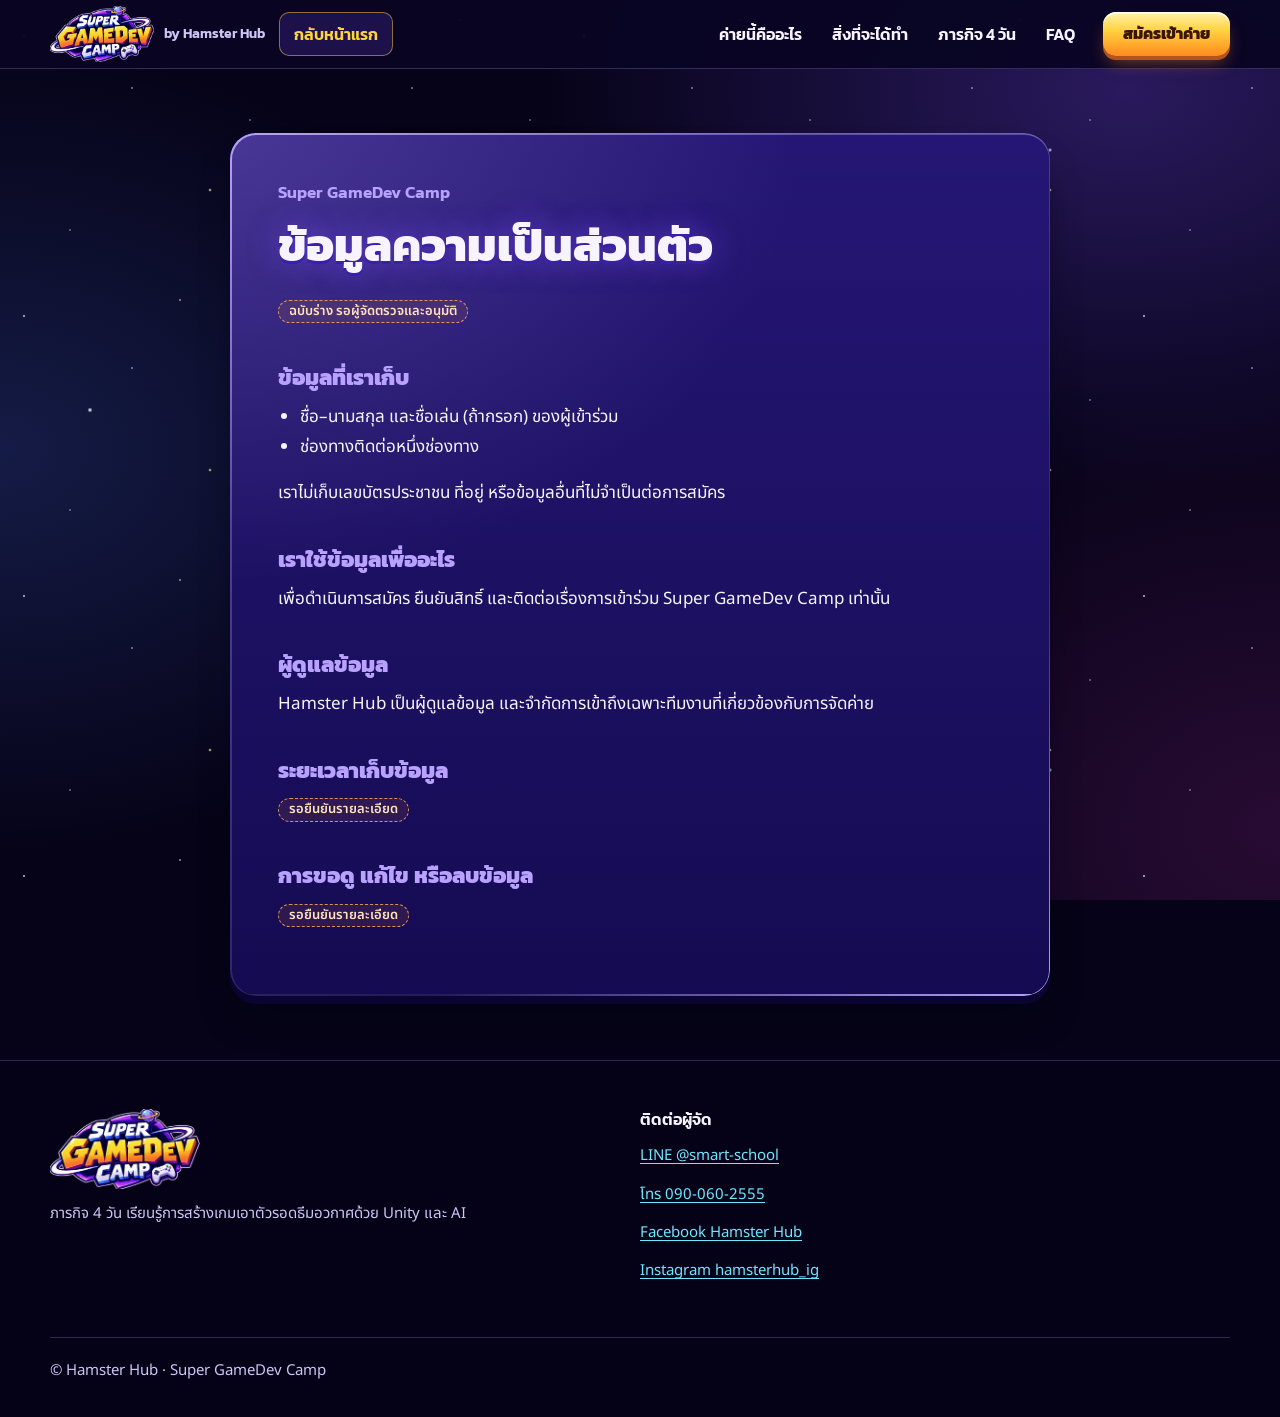
<file: superdev/privacy/index.html>
<!doctype html>
<html lang="th">
<head>
<meta charset="utf-8">
<meta name="viewport" content="width=device-width, initial-scale=1, viewport-fit=cover">
<title>ข้อมูลความเป็นส่วนตัว | Super GameDev Camp</title>
<meta name="description" content="ข้อมูลที่ Super GameDev Camp เก็บจากแบบฟอร์มสมัครและวิธีใช้งาน">
<!-- ชุดไฟล์นี้ถูกฝังผ่านหน้า /superdev ของเว็บหลัก ซึ่งมี metadata ของตัวเอง จึงไม่ให้ index ไฟล์นี้ซ้ำ -->
<meta name="robots" content="noindex">
<meta name="theme-color" content="#0c0630">
<link rel="preconnect" href="https://fonts.googleapis.com"><link rel="preconnect" href="https://fonts.gstatic.com" crossorigin>
<link rel="stylesheet" href="https://fonts.googleapis.com/css2?family=Kanit:ital,wght@0,600;0,800;1,800&family=Noto+Sans+Thai:wght@400;600&family=Pixelify+Sans:wght@600;700&display=swap">
<link rel="stylesheet" href="../assets/styles.css">
<script type="module" src="../assets/privacy.js"></script>
</head>
<body>
<noscript><p style="padding:24px;color:#f7f4ff;background:#060318;font-family:sans-serif">Super GameDev Camp by Hamster Hub — กรุณาเปิดใช้งาน JavaScript เพื่อดูรายละเอียดค่ายและสมัคร</p></noscript>
</body>
</html>
</file>
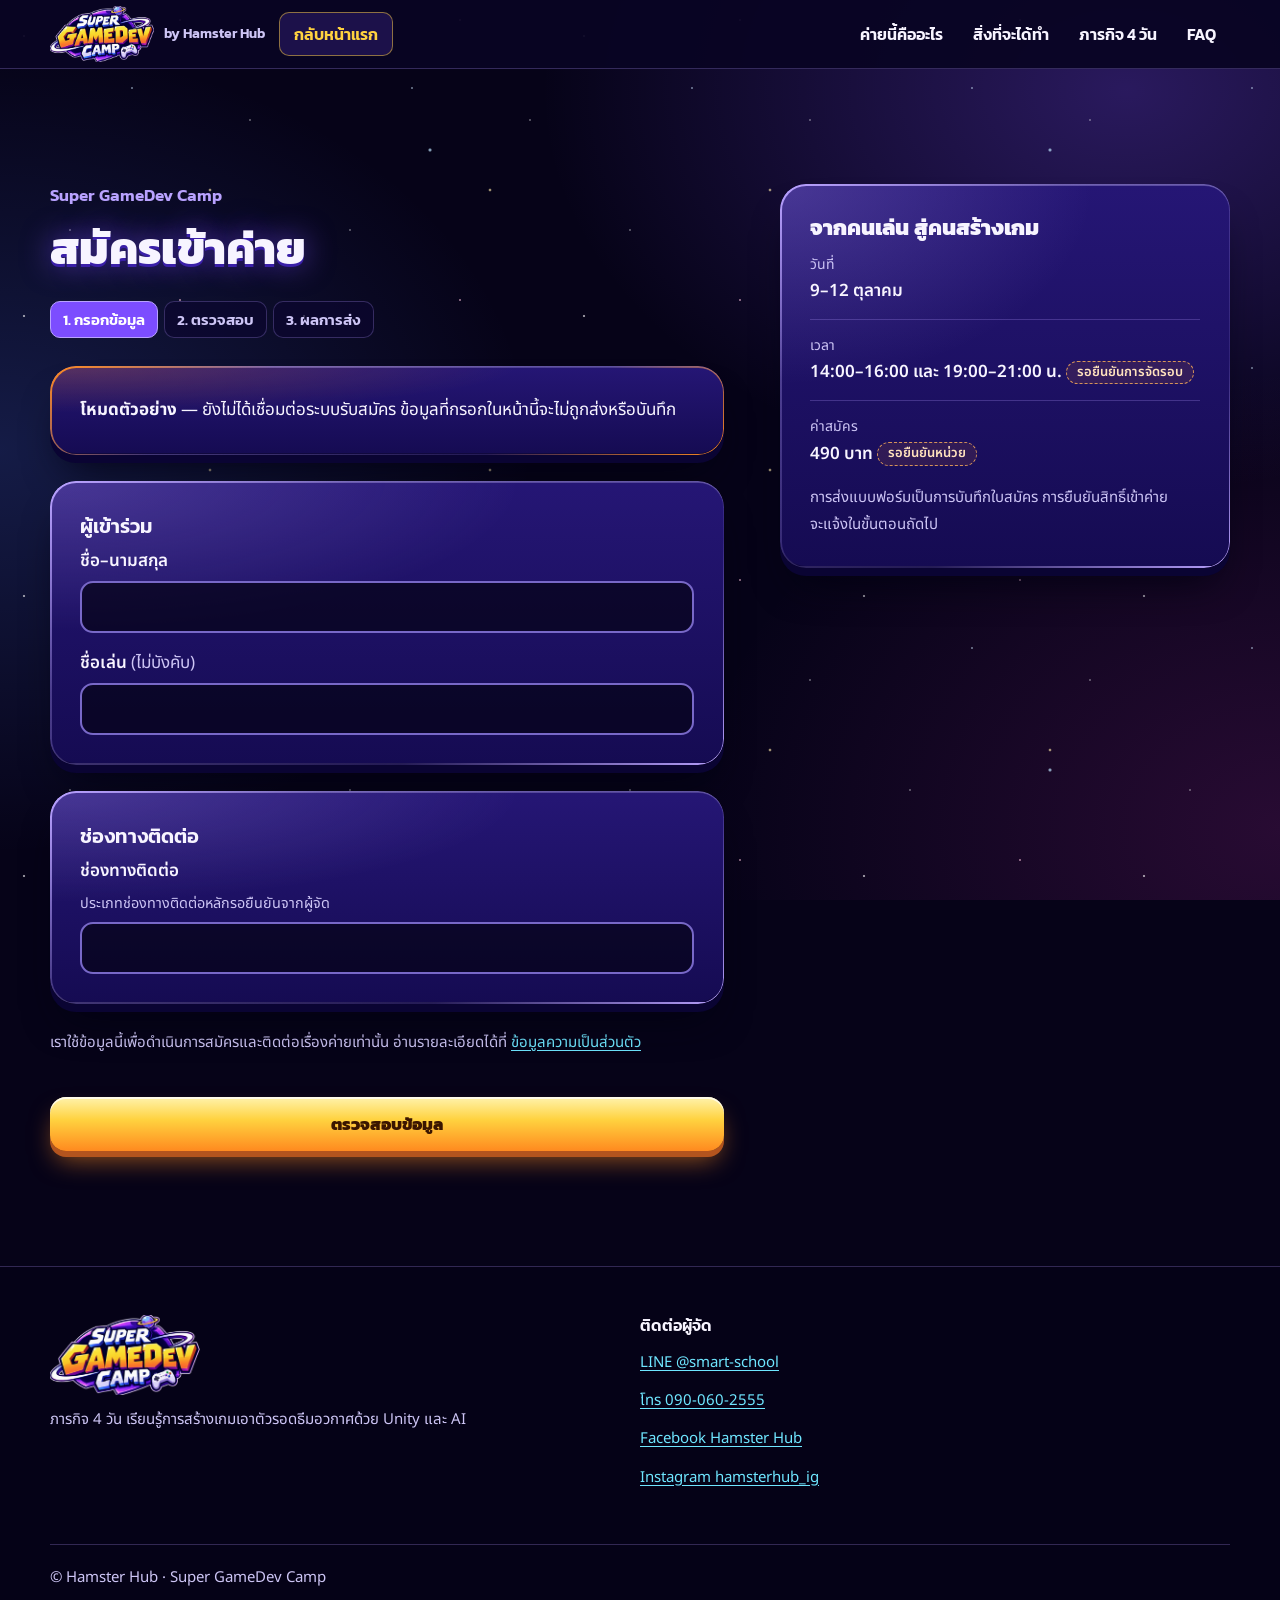
<file: superdev/register/index.html>
<!doctype html>
<html lang="th">
<head>
<meta charset="utf-8">
<meta name="viewport" content="width=device-width, initial-scale=1, viewport-fit=cover">
<title>สมัครเข้าค่าย | Super GameDev Camp</title>
<meta name="description" content="แบบฟอร์มสมัคร Super GameDev Camp ค่ายสร้างเกมธีมอวกาศด้วย Unity และ AI โดย Hamster Hub">
<!-- ชุดไฟล์นี้ถูกฝังผ่านหน้า /superdev ของเว็บหลัก ซึ่งมี metadata ของตัวเอง จึงไม่ให้ index ไฟล์นี้ซ้ำ -->
<meta name="robots" content="noindex">
<meta name="theme-color" content="#0c0630">
<link rel="preconnect" href="https://fonts.googleapis.com"><link rel="preconnect" href="https://fonts.gstatic.com" crossorigin>
<link rel="stylesheet" href="https://fonts.googleapis.com/css2?family=Kanit:ital,wght@0,600;0,800;1,800&family=Noto+Sans+Thai:wght@400;600&family=Pixelify+Sans:wght@600;700&display=swap">
<link rel="stylesheet" href="../assets/styles.css">
<script type="module" src="../assets/register.js"></script>
</head>
<body>
<noscript><p style="padding:24px;color:#f7f4ff;background:#060318;font-family:sans-serif">Super GameDev Camp by Hamster Hub — กรุณาเปิดใช้งาน JavaScript เพื่อดูรายละเอียดค่ายและสมัคร</p></noscript>
</body>
</html>
</file>
<file: superdev/assets/styles.css>
/* Super GameDev Camp — ธีมอวกาศ/เกม อิงสีจากภาพหลักและโลโก้ของค่าย
   1 ตัวแปร  2 พื้นฐาน  3 ปุ่ม การ์ด และชิ้นส่วนร่วม  4 header  5 ฉากบนสุด  6 แต่ละ section
   7 footer  8 หน้าสมัคร  9 แอนิเมชัน  10 ลดการเคลื่อนไหว
   หลักด้านประสิทธิภาพ: พื้นหลังเป็นภาพนิ่ง, แอนิเมชันใช้ transform/opacity เท่านั้น,
   ไม่มี backdrop-filter / blend mode, และส่วนที่อยู่นอกจอถูกหยุด (.is-off) */

/* ── 1 ตัวแปร ───────────────────────────────────────────── */
:root {
  --void: #060318;
  --space: #0c0630;
  --slab: #0a0433;
  --line: rgba(176, 152, 255, 0.26);
  --text: #f7f4ff;
  --muted: #cdc5f5;
  --violet: #7c4dff;
  --violet-hi: #b9a2ff;
  --blue: #4f7dff;
  --cyan: #6fe6ff;
  --gold: #ffd23f;
  --orange: #ff8a1f;
  --pink: #ff8fb8;
  --danger: #ffa8a8;
  --ink: #3a1500;
  --grad-gold: linear-gradient(180deg, #fff3ad 0%, #ffd23f 42%, #ff8a1f 100%);
  --radius: 26px;
  --header-h: 68px;
  --ease: cubic-bezier(0.2, 0.7, 0.2, 1);
  --font: 'Noto Sans Thai', system-ui, -apple-system, 'Segoe UI', sans-serif;
  --display: 'Kanit', 'Noto Sans Thai', system-ui, sans-serif;
  --pixel: 'Pixelify Sans', 'Kanit', monospace;
}

/* ── 2 พื้นฐาน ──────────────────────────────────────────── */
*, *::before, *::after { box-sizing: border-box; }
html { scroll-behavior: smooth; -webkit-text-size-adjust: 100%; background: var(--void); }
body { margin: 0; color: var(--text); font: 400 1.0625rem/1.75 var(--font); overflow-x: hidden; }
/* พื้นหลังอวกาศแบบภาพนิ่ง (วาดครั้งเดียว ไม่มีการคำนวณต่อเฟรม) */
body::before {
  content: '';
  position: fixed;
  inset: 0;
  z-index: -1;
  pointer-events: none;
  background:
    radial-gradient(1.6px 1.6px at 24px 36px, #fff, transparent),
    radial-gradient(1.2px 1.2px at 132px 88px, #cfe9ff, transparent),
    radial-gradient(1.8px 1.8px at 210px 190px, #ffe9a8, transparent),
    radial-gradient(1px 1px at 70px 230px, #fff, transparent),
    radial-gradient(1.4px 1.4px at 180px 20px, #ffc4dd, transparent),
    radial-gradient(1px 1px at 250px 120px, #fff, transparent),
    radial-gradient(2.6px 2.6px at 90px 410px, #fff, transparent),
    radial-gradient(2.2px 2.2px at 430px 150px, #bfe6ff, transparent),
    radial-gradient(3px 3px at 300px 520px, #ffe9a8, transparent),
    radial-gradient(900px 620px at 88% 10%, rgba(124, 77, 255, 0.3), transparent 65%),
    radial-gradient(820px 620px at 0% 50%, rgba(79, 125, 255, 0.2), transparent 65%),
    radial-gradient(900px 700px at 100% 92%, rgba(176, 42, 158, 0.2), transparent 65%),
    var(--void);
  background-size: 280px 280px, 280px 280px, 280px 280px, 280px 280px, 280px 280px, 280px 280px, 620px 620px, 620px 620px, 620px 620px, auto, auto, auto, auto;
}
.page { position: relative; z-index: 1; overflow-x: clip; }

img, svg, canvas { max-width: 100%; display: block; }
img { height: auto; }
a { color: var(--cyan); text-underline-offset: 3px; }
a:hover { color: #fff; }
h1, h2, h3 { font-family: var(--display); line-height: 1.28; margin: 0 0 0.5em; }
h2 { font-weight: 800; font-size: clamp(1.75rem, 4vw, 2.75rem); text-shadow: 0 3px 0 #3a1fa8, 0 0 30px rgba(124, 77, 255, 0.65); }
h3 { font-weight: 600; font-size: 1.3rem; }
p { margin: 0 0 1em; }
ul, ol { margin: 0 0 1em; padding-left: 1.3em; }
figure { margin: 0; }
figcaption { margin-top: 14px; font-size: 0.875rem; color: var(--muted); }
[id] { scroll-margin-top: calc(var(--header-h) + 20px); }
[hidden] { display: none !important; }
:focus-visible { outline: 3px solid var(--cyan); outline-offset: 3px; border-radius: 8px; }
main:focus, section:focus, .error-summary:focus { outline: none; }

.wrap { width: min(1180px, 100% - 40px); margin-inline: auto; }
.narrow { max-width: 820px; }
.muted { color: var(--muted); }
.nowrap { white-space: nowrap; }
.plain { list-style: none; padding: 0; }
.sr-only { position: absolute; width: 1px; height: 1px; overflow: hidden; clip-path: inset(50%); white-space: nowrap; }
.skip { position: absolute; left: 12px; top: -80px; z-index: 100; background: var(--gold); color: var(--ink); padding: 10px 16px; border-radius: 10px; font-weight: 700; }
.skip:focus { top: 12px; }

/* โลโก้: ไฟล์จริงมีขอบโปร่งใสซ้ายขวา (ตัวโลโก้อยู่ที่ x 355–1604 จาก 2000px) จึงครอบด้วยกรอบ */
.logo-crop { display: block; width: var(--w, 120px); aspect-ratio: 1250 / 667; overflow: hidden; flex: none; }
.logo-crop img { width: 160%; max-width: none; margin-left: -28.4%; }

/* ── 3 ปุ่ม การ์ด และชิ้นส่วนร่วม ────────────────────────── */
.btn {
  position: relative; display: inline-flex; align-items: center; justify-content: center;
  min-height: 54px; padding: 10px 28px; border: 0; border-radius: 16px; overflow: hidden;
  font: 800 1.0625rem/1.2 var(--display); text-decoration: none; text-align: center; cursor: pointer;
  transition: transform 0.12s, box-shadow 0.12s, filter 0.2s; -webkit-tap-highlight-color: transparent;
}
.btn span { position: relative; z-index: 1; }
.btn-lg { min-height: 60px; padding: 12px 34px; font-size: 1.15rem; }
.btn-sm { min-height: 44px; padding: 6px 20px; font-size: 1rem; border-radius: 13px; }
.btn-primary { color: var(--ink); background: var(--grad-gold); box-shadow: 0 6px 0 #b3541e, 0 14px 26px -6px rgba(255, 138, 31, 0.6), inset 0 2px 0 rgba(255, 255, 255, 0.75); }
.btn-primary:hover { color: var(--ink); transform: translateY(-2px); filter: brightness(1.07); box-shadow: 0 8px 0 #b3541e, 0 20px 32px -6px rgba(255, 138, 31, 0.7), inset 0 2px 0 rgba(255, 255, 255, 0.75); }
.btn-primary:active { transform: translateY(4px); box-shadow: 0 2px 0 #b3541e, inset 0 2px 0 rgba(255, 255, 255, 0.75); }
.btn-primary::after {
  content: ''; position: absolute; top: 0; bottom: 0; left: 0; width: 42%;
  background: linear-gradient(100deg, transparent, rgba(255, 255, 255, 0.7), transparent);
  transform: translateX(-160%) skewX(-20deg); animation: shine 5s ease-in-out infinite;
}
.btn-sm.btn-primary { box-shadow: 0 4px 0 #b3541e, 0 10px 18px -6px rgba(255, 138, 31, 0.55), inset 0 2px 0 rgba(255, 255, 255, 0.75); }
.btn-ghost { color: var(--text); background: rgba(40, 24, 130, 0.85); box-shadow: inset 0 0 0 2px rgba(185, 162, 255, 0.7), 0 6px 0 var(--slab); }
.btn-ghost:hover { color: #fff; transform: translateY(-2px); background: rgba(70, 44, 190, 0.9); box-shadow: inset 0 0 0 2px var(--cyan), 0 8px 0 var(--slab); }
.btn-ghost:active { transform: translateY(4px); box-shadow: inset 0 0 0 2px var(--cyan), 0 2px 0 var(--slab); }
.btn-disabled, .btn:disabled { background: #2a2060; color: var(--muted); box-shadow: none; cursor: not-allowed; transform: none; }
.btn-disabled::after, .btn:disabled::after { display: none; }
.cta-row { display: flex; flex-wrap: wrap; gap: 16px; margin-top: 28px; }

/* การ์ดข้อความ: แผ่นหนาแบบ UI ในเกม — ขอบไล่สีตามสีประจำการ์ด (--c) มีแสงมุมบน และเงาหนาด้านล่าง */
.card {
  --c: var(--violet-hi);
  position: relative; isolation: isolate; border-radius: var(--radius); padding: clamp(20px, 2.6vw, 30px);
  background: linear-gradient(180deg, #251675 0%, #150b52 100%);
  background: radial-gradient(120% 90% at 0% 0%, color-mix(in srgb, var(--c) 24%, transparent), transparent 58%), linear-gradient(180deg, #251675 0%, #150b52 100%);
  box-shadow: inset 0 1.5px 0 rgba(255, 255, 255, 0.2), inset 0 -2px 0 rgba(0, 0, 0, 0.25), 0 8px 0 var(--slab), 0 26px 40px -16px rgba(2, 0, 16, 0.9);
  transition: transform 0.28s var(--ease), box-shadow 0.28s var(--ease);
}
.card::before {
  content: ''; position: absolute; inset: 0; z-index: -1; padding: 1.5px; border-radius: inherit; pointer-events: none;
  background: linear-gradient(145deg, var(--c) 0%, rgba(190, 170, 255, 0.3) 28%, rgba(190, 170, 255, 0.12) 70%, var(--c) 100%);
  -webkit-mask: linear-gradient(#000 0 0) content-box, linear-gradient(#000 0 0); -webkit-mask-composite: xor; mask-composite: exclude;
}
/* แสงตามตำแหน่งเมาส์ (--mx/--my ตั้งจาก fx.js) */
.glow::after {
  content: ''; position: absolute; inset: 0; z-index: -1; border-radius: inherit; pointer-events: none; opacity: 0; transition: opacity 0.35s;
  background: radial-gradient(300px circle at var(--mx, 50%) var(--my, 0%), rgba(185, 162, 255, 0.22), transparent 70%);
}
@media (hover: hover) {
  .glow:hover::after { opacity: 1; }
  .lift:hover { transform: translateY(-6px); box-shadow: inset 0 1.5px 0 rgba(255, 255, 255, 0.2), inset 0 -2px 0 rgba(0, 0, 0, 0.25), 0 14px 0 var(--slab), 0 34px 44px -16px rgba(2, 0, 16, 0.9); }
}
.tilt { transform: perspective(900px) rotateX(calc(var(--ry, 0) * -7deg)) rotateY(calc(var(--rx, 0) * 9deg)); }
.card > header { display: flex; flex-wrap: wrap; align-items: center; gap: 10px 14px; margin-bottom: 14px; }
.card > header h3 { margin: 0; }

.ic { fill: none; stroke: currentColor; stroke-width: 2; stroke-linecap: round; stroke-linejoin: round; }
.badge {
  --s: 52px; display: grid; place-items: center; flex: none; width: var(--s); height: var(--s); border-radius: calc(var(--s) * 0.3); color: #14063f;
  background: var(--c); box-shadow: inset 0 2px 0 rgba(255, 255, 255, 0.65), 0 4px 0 rgba(0, 0, 0, 0.4);
  background: linear-gradient(180deg, color-mix(in srgb, var(--c) 65%, #fff), var(--c));
  box-shadow: inset 0 2px 0 rgba(255, 255, 255, 0.65), 0 4px 0 color-mix(in srgb, var(--c) 48%, #000), 0 14px 22px -10px var(--c);
}
.badge .ic { width: 54%; height: 54%; }

.tag {
  display: inline-block; padding: 5px 9px 4px; border-radius: 7px; margin: 0;
  font: 600 0.8125rem/1 var(--pixel); letter-spacing: 0.08em; white-space: nowrap;
  color: #14063f; background: var(--c, var(--cyan)); box-shadow: 0 3px 0 rgba(0, 0, 0, 0.35);
}
.kicker { display: flex; flex-wrap: wrap; align-items: center; gap: 8px 12px; margin-bottom: 0.7em; font: 600 1.05rem/1.4 var(--display); color: var(--violet-hi); }
.lead { font-size: 1.15rem; color: var(--muted); max-width: 64ch; text-shadow: 0 2px 14px rgba(6, 3, 24, 0.9); }
.gold {
  background: var(--grad-gold); -webkit-background-clip: text; background-clip: text; color: transparent; text-shadow: none;
  filter: drop-shadow(0 3px 0 #7a2f0a) drop-shadow(0 8px 14px rgba(255, 138, 31, 0.35));
}
.pending {
  display: inline-block; font: 600 0.8125rem/1.5 var(--font); color: #ffe2bd; vertical-align: middle;
  border: 1px dashed rgba(255, 178, 90, 0.8); border-radius: 999px; padding: 1px 10px; background: rgba(255, 138, 31, 0.1);
}

.facts { display: grid; gap: 14px 28px; margin: 0; }
.fact dt { font-size: 0.875rem; color: var(--muted); }
.fact dd { margin: 0; font-weight: 600; font-size: 1.0625rem; }
.facts.stack .fact { padding-bottom: 12px; border-bottom: 1px solid var(--line); }
.facts.stack .fact:last-child { border: 0; padding-bottom: 0; }

details summary { cursor: pointer; font-weight: 600; min-height: 48px; display: flex; align-items: center; gap: 12px; list-style: none; }
details summary::-webkit-details-marker { display: none; }
details summary::after {
  content: ''; flex: none; margin-left: auto; width: 30px; height: 30px; border-radius: 10px; transition: transform 0.25s var(--ease);
  background: linear-gradient(var(--c, var(--cyan)), var(--c, var(--cyan))) center / 12px 2.5px no-repeat, linear-gradient(var(--c, var(--cyan)), var(--c, var(--cyan))) center / 2.5px 12px no-repeat, rgba(185, 162, 255, 0.16);
}
details[open] summary::after { transform: rotate(45deg); }

/* ── 4 header ───────────────────────────────────────────── */
.site-header { position: sticky; top: 0; z-index: 50; background: rgba(9, 5, 36, 0.94); border-bottom: 1px solid var(--line); transition: box-shadow 0.3s; }
.site-header.scrolled { box-shadow: 0 10px 30px rgba(3, 1, 20, 0.7); }
.header-row { display: flex; align-items: center; min-height: var(--header-h); gap: 14px; }
.brand-group { display: inline-flex; align-items: center; gap: 14px; margin-right: auto; }
.brand { display: inline-flex; align-items: center; gap: 10px; color: var(--muted); text-decoration: none; font: 600 0.875rem var(--display); }
.brand-logo { --w: 104px; transition: transform 0.25s var(--ease); }
.brand:hover .brand-logo { transform: scale(1.06) rotate(-3deg); }
.site-nav ul { display: flex; gap: 2px; list-style: none; margin: 0; padding: 0; }
.site-nav li a { position: relative; display: block; padding: 10px 14px; color: var(--text); text-decoration: none; font: 600 1rem var(--display); border-radius: 10px; }
.site-nav li a::after { content: ''; position: absolute; left: 14px; right: 14px; bottom: 5px; height: 3px; border-radius: 2px; background: var(--grad-gold); transform: scaleX(0); transform-origin: left; transition: transform 0.25s var(--ease); }
.site-nav li a:hover::after, .site-nav li a:focus-visible::after { transform: scaleX(1); }
.mobile-nav-cta { display: none; }
.nav-home { display: inline-flex; align-items: center; justify-content: center; padding: 9px 14px; border: 1px solid rgba(255, 210, 63, 0.5); border-radius: 10px; background: rgba(124, 77, 255, 0.18); color: var(--gold); text-decoration: none; white-space: nowrap; font: 600 1rem var(--display); transition: background 0.2s; }
.nav-home:hover { background: rgba(124, 77, 255, 0.35); }
.nav-home:focus-visible { outline: 2px solid var(--gold); outline-offset: 3px; }
/* ปุ่มสมัครบน header โผล่เฉพาะตอนที่ไม่มีปุ่มสมัครหลักอยู่ในจอ (fx.js ใส่ .cta-auto / .show-cta) */
.header-cta { transition: opacity 0.25s, translate 0.25s, visibility 0.25s, transform 0.12s, box-shadow 0.12s, filter 0.2s; }
.cta-auto:not(.show-cta) .header-cta { opacity: 0; visibility: hidden; translate: 0 -8px; pointer-events: none; }
.menu-btn { display: none; flex: none; width: 48px; height: 48px; border: 2px solid var(--line); border-radius: 13px; background: rgba(124, 77, 255, 0.2); cursor: pointer; }
.menu-icon, .menu-icon::before, .menu-icon::after { display: block; width: 20px; height: 2.5px; border-radius: 2px; background: var(--text); margin: auto; position: relative; content: ''; }
.menu-icon::before { position: absolute; top: -6px; }
.menu-icon::after { position: absolute; top: 6px; }
@media (max-width: 900px) {
  .menu-btn { display: block; }
  .site-nav { display: none; position: absolute; left: 0; right: 0; top: 100%; padding: 10px 20px 18px; background: var(--space); border-bottom: 1px solid var(--line); }
  .site-nav.open { display: block; }
  .site-nav ul { flex-direction: column; }
  .site-nav li a { padding: 12px; }
  .site-nav li.mobile-nav-cta { display: block; padding: 6px 12px 2px; }
  .site-nav li.mobile-nav-cta a { width: 100%; padding: 6px 20px; text-align: center; }
  .site-nav li.mobile-nav-cta a::after { display: none; }
  .header-cta { display: none; }
  .brand-by { display: none; }
}
@media (max-width: 400px) { .brand-logo { --w: 88px; } .header-cta { padding-inline: 14px; } }

/* ── 5 ฉากบนสุด ─────────────────────────────────────────── */
.hero {
  position: relative; isolation: isolate; overflow: hidden; display: grid; align-items: center;
  min-height: calc(100svh - var(--header-h)); padding: clamp(20px, 4vh, 48px) 0 clamp(120px, 19vh, 190px);
}
.hero::after { content: ''; position: absolute; left: 0; right: 0; bottom: 0; height: 110px; z-index: -1; pointer-events: none; background: linear-gradient(180deg, transparent, var(--void)); }
.hero-inner { position: relative; display: grid; justify-items: center; text-align: center; translate: 0 calc(var(--sy, 0) * 50px); opacity: calc(1 - var(--sy, 0) * 1.15); }
.hero-logo {
  position: relative; isolation: isolate; width: min(82vw, 600px, 64svh); aspect-ratio: 1250 / 667;
  transform: perspective(1000px) rotateY(calc(var(--px, 0) * 12deg)) rotateX(calc(var(--py, 0) * -10deg)); transition: transform 0.3s ease-out;
  animation: logoIn 1.1s var(--ease) both;
}
.hero-logo-img { --w: 100%; filter: drop-shadow(0 18px 26px rgba(3, 1, 20, 0.75)); animation: float 7s ease-in-out 1.2s infinite; }
.hero-halo { position: absolute; inset: -24% -12%; z-index: -1; border-radius: 50%; background: radial-gradient(closest-side, rgba(150, 110, 255, 0.85), rgba(79, 125, 255, 0.4) 48%, transparent 72%); animation: halo 5s ease-in-out infinite; }
.hero-rays {
  position: absolute; left: 50%; top: 50%; z-index: -2; width: 150%; aspect-ratio: 1; margin: -75% 0 0 -75%; border-radius: 50%;
  background: repeating-conic-gradient(from 0deg, rgba(255, 255, 255, 0.12) 0deg 5deg, transparent 5deg 15deg);
  -webkit-mask: radial-gradient(closest-side, #000 16%, transparent 76%); mask: radial-gradient(closest-side, #000 16%, transparent 76%);
  animation: spin 90s linear infinite;
}
.hero h1 { font: italic 800 clamp(2.1rem, 5.2vw, 3.7rem)/1.2 var(--display); margin: clamp(8px, 2.2vh, 24px) 0 0.15em; padding: 0.12em 0.1em 0; animation: riseIn 0.8s var(--ease) 0.35s both; }
.hero .lead { margin: 0; color: #e6e0ff; animation: riseIn 0.8s var(--ease) 0.5s both; }
.hero-cta { display: flex; flex-wrap: wrap; justify-content: center; gap: 16px; margin-top: clamp(18px, 3.4vh, 32px); animation: riseIn 0.8s var(--ease) 0.65s both; }

.scene { position: absolute; inset: 0; z-index: -1; overflow: hidden; pointer-events: none; background: linear-gradient(180deg, #040117 0%, #0d0540 40%, #28148f 80%, #3a20bd 100%); }
.scene > * { position: absolute; }
.sc-nebula { inset: 0; background: radial-gradient(58% 52% at 50% 36%, rgba(124, 77, 255, 0.6), transparent 70%), radial-gradient(40% 46% at 10% 20%, rgba(79, 125, 255, 0.36), transparent 70%), radial-gradient(44% 52% at 94% 34%, rgba(200, 60, 170, 0.34), transparent 70%); }
.sc-stars {
  inset: 0; animation: starlight 5s ease-in-out infinite alternate;
  background-image: radial-gradient(1.8px 1.8px at 30px 40px, #fff, transparent), radial-gradient(1.3px 1.3px at 150px 110px, #d7ecff, transparent), radial-gradient(2.2px 2.2px at 96px 180px, #fff0b8, transparent), radial-gradient(1.2px 1.2px at 200px 30px, #fff, transparent), radial-gradient(1.6px 1.6px at 60px 120px, #ffd0e4, transparent), radial-gradient(1.2px 1.2px at 180px 200px, #fff, transparent);
  background-size: 240px 240px;
}
.sc-layer { inset: 0; translate: calc(var(--px, 0) * var(--k) * -1px) calc(var(--py, 0) * var(--k) * -1px + var(--sy, 0) * var(--k) * 5px); transition: translate 0.35s ease-out; }
.sc-item { position: absolute; animation: float var(--dur, 7s) ease-in-out var(--delay, 0s) infinite; }
.sc-item svg { display: block; width: 100%; height: auto; }
.sc-flip svg { transform: scaleX(-1) rotate(24deg); }
.sc-far { opacity: 0.75; }
.sc-spark { width: clamp(12px, 1.6vw, 22px); color: #fff; animation: twinkle 3.2s ease-in-out var(--delay, 0s) infinite; }
.sc-flare { right: 31%; bottom: 26%; width: min(62vw, 580px); aspect-ratio: 1; translate: 50% 50%; background: radial-gradient(closest-side, rgba(255, 255, 255, 0.95) 0, rgba(214, 205, 255, 0.55) 9%, rgba(124, 77, 255, 0.24) 36%, transparent 70%); animation: halo 6s ease-in-out infinite; }
.sc-flare::before { content: ''; position: absolute; left: 50%; top: 50%; width: 170%; height: 4px; margin: -2px 0 0 -85%; border-radius: 50%; background: radial-gradient(closest-side, rgba(255, 255, 255, 0.9), transparent); }
.sc-planet {
  left: -24%; right: -24%; bottom: -2%; height: 29%; border-radius: 50% 50% 0 0 / 100% 100% 0 0;
  background:
    radial-gradient(ellipse 4.5% 9% at 30% 32%, rgba(24, 10, 92, 0.6) 58%, rgba(200, 210, 255, 0.55) 62%, transparent 72%),
    radial-gradient(ellipse 3% 6% at 44% 58%, rgba(24, 10, 92, 0.55) 58%, rgba(200, 210, 255, 0.45) 62%, transparent 72%),
    radial-gradient(ellipse 5.5% 11% at 61% 40%, rgba(24, 10, 92, 0.6) 58%, rgba(200, 210, 255, 0.55) 62%, transparent 72%),
    radial-gradient(ellipse 2.4% 5% at 72% 66%, rgba(24, 10, 92, 0.5) 58%, rgba(200, 210, 255, 0.4) 62%, transparent 72%),
    radial-gradient(ellipse 2.8% 5.5% at 20% 70%, rgba(24, 10, 92, 0.5) 58%, rgba(200, 210, 255, 0.4) 62%, transparent 72%),
    linear-gradient(180deg, #98a6ff 0%, #6457e6 10%, #33209f 40%, #150a50 78%, var(--void) 100%);
  box-shadow: 0 -3px 0 rgba(215, 225, 255, 0.95), 0 -12px 34px rgba(160, 180, 255, 0.8), 0 -46px 130px rgba(124, 77, 255, 0.6), inset 0 16px 44px rgba(200, 212, 255, 0.45);
  animation: planetIn 1.4s var(--ease) backwards;
}
.sc-terrain { bottom: 0; width: clamp(150px, 23vw, 340px); translate: calc(var(--px, 0) * -60px) calc(var(--sy, 0) * 120px); transition: translate 0.35s ease-out; animation: planetIn 1.4s var(--ease) 0.15s backwards; }
.sc-terrain svg { display: block; width: 100%; height: auto; }
.sc-terrain-l { left: -3%; }
.sc-terrain-r { right: -3%; }
.sc-terrain-r svg { transform: scaleX(-1); }
.sc-shoot { top: 14%; left: 64%; width: 150px; height: 2px; border-radius: 2px; background: linear-gradient(90deg, transparent, #fff); rotate: 152deg; opacity: 0; animation: shoot 11s linear 2s infinite; }
.sc-shoot-2 { top: 6%; left: 36%; animation-delay: 6.5s; animation-duration: 14s; }
.sc-shoot-3 { top: 30%; left: 94%; animation-delay: 9s; animation-duration: 17s; }
@media (max-width: 700px) {
  .sc-wide { display: none; }
  .sc-planet { left: -60%; right: -60%; height: 22%; }
  .sc-flare { right: 8%; bottom: 19%; }
}

/* แถบข้อมูลหลักใต้ฉาก */
.infobar {
  position: relative; z-index: 2; display: grid; grid-auto-flow: column; grid-auto-columns: minmax(0, 1fr); margin: -112px 0 0; border-radius: 24px;
  background: linear-gradient(180deg, #2a1a82 0%, #170c58 100%);
  box-shadow: inset 0 1.5px 0 rgba(255, 255, 255, 0.22), inset 0 0 0 1.5px rgba(176, 152, 255, 0.3), 0 8px 0 var(--slab), 0 28px 44px -16px rgba(2, 0, 16, 0.9);
}
.info { display: flex; align-items: center; gap: 14px; padding: 18px 22px; }
.info + .info { border-left: 1px solid var(--line); }
.info .badge { --s: 44px; }
.info:nth-child(1) { --c: var(--cyan); }
.info:nth-child(2) { --c: var(--violet-hi); }
.info:nth-child(3) { --c: var(--gold); }
.info:nth-child(4) { --c: var(--pink); }
.info dt { font-size: 0.8125rem; color: var(--muted); }
.info dd { margin: 0; font: 600 1.1rem/1.4 var(--display); }
@media (max-width: 980px) {
  .infobar { grid-auto-flow: row; grid-template-columns: 1fr 1fr; margin-top: -84px; }
  .info:nth-child(odd) { border-left: 0; }
  .info:nth-child(n + 3) { border-top: 1px solid var(--line); }
}
@media (max-width: 540px) {
  .infobar { grid-template-columns: 1fr; margin-top: -50px; }
  .info { padding: 14px 18px; }
  .info + .info { border-left: 0; border-top: 1px solid var(--line); }
}

/* แถบวิ่ง */
.tape { position: relative; z-index: 1; margin-top: 56px; overflow: hidden; transform: rotate(-1.4deg) scale(1.03); background: linear-gradient(180deg, #ffe76a, #ffb52e); border-block: 3px solid var(--ink); }
.tape-run { display: flex; width: max-content; animation: tape 46s linear infinite; }
.tape-run span { display: inline-flex; align-items: center; gap: 22px; padding: 9px 11px; font: 700 1.2rem/1.2 var(--pixel); letter-spacing: 0.06em; color: var(--ink); white-space: nowrap; }
.tape-spark { width: 16px; height: 16px; }

/* ── 6 section ──────────────────────────────────────────── */
.section { position: relative; padding: clamp(64px, 9vw, 116px) 0; }
.section-head { margin-bottom: 40px; }
.section-head h2::after { content: ''; display: block; width: 88px; height: 6px; margin-top: 16px; border-radius: 3px; background: linear-gradient(90deg, var(--gold), var(--orange) 55%, rgba(255, 138, 31, 0)); }
.two-col { display: grid; gap: 34px; }
@media (min-width: 880px) { .two-col { grid-template-columns: 1fr 1fr; align-items: start; gap: 44px; } }
.note { margin-top: 30px; font-size: 0.9375rem; text-shadow: 0 2px 12px rgba(6, 3, 24, 0.9); }

/* ค่ายนี้คืออะไร */
.stages { position: relative; list-style: none; padding: 0; margin: 0; display: grid; gap: 28px; }
.stage { overflow: hidden; }
.stage-n { position: absolute; right: 16px; top: 4px; z-index: -1; font: 700 7.5rem/1 var(--pixel); color: var(--c); opacity: 0.14; }
.stage .tag { margin: 20px 0 10px; }
.stage h3 { font-size: 1.4rem; }
.stage p:last-child { color: var(--muted); margin: 0; }
@media (min-width: 820px) {
  .stages { grid-template-columns: repeat(3, 1fr); }
  .stages::before { content: ''; position: absolute; left: 6%; right: 6%; top: 56px; z-index: -1; border-top: 3px dashed rgba(185, 162, 255, 0.4); }
}

/* สามระบบ */
.systems { display: grid; gap: 28px; }
@media (min-width: 880px) { .systems { grid-template-columns: repeat(3, 1fr); } }
.system { padding: 16px 20px 20px; }
.system-art { position: relative; aspect-ratio: 4 / 3; margin-bottom: 18px; border-radius: 18px; overflow: hidden; background: linear-gradient(180deg, #0a0434 0%, #1c0f66 100%); box-shadow: inset 0 0 0 1.5px rgba(176, 152, 255, 0.28); }
/* พื้นตารางแบบเวทีเกม + แสงสีประจำการ์ด */
.system-art::before { content: ''; position: absolute; left: -25%; right: -25%; bottom: 0; height: 46%; transform-origin: bottom; transform: perspective(240px) rotateX(64deg); opacity: 0.65; background: linear-gradient(rgba(185, 162, 255, 0.4) 1.5px, transparent 1.5px) 0 0 / 100% 22px, linear-gradient(90deg, rgba(185, 162, 255, 0.4) 1.5px, transparent 1.5px) 0 0 / 34px 100%; -webkit-mask: linear-gradient(transparent, #000); mask: linear-gradient(transparent, #000); }
.system-art::after { content: ''; position: absolute; inset: 0; opacity: 0.38; background: radial-gradient(circle at 50% 66%, var(--c), transparent 60%); }
.system-art .art { position: absolute; inset: 0; z-index: 1; width: 100%; height: 100%; transition: opacity 0.6s; }
.system-art canvas { position: absolute; inset: 0; z-index: 1; width: 100%; height: 100%; opacity: 0; transition: opacity 0.8s; }
.system-art.ready .art { opacity: 0; }
.system-art.ready canvas { opacity: 1; }
.system h3 { font-size: 1.4rem; }
.system > p:not(.tag) { color: var(--muted); }
.system .tag { margin-bottom: 12px; }
.system details { border-top: 1px solid var(--line); }
.system summary { color: var(--c); }
.system details ul { list-style: none; margin: 4px 0 0; padding: 0; display: grid; gap: 8px; }
.system details li { padding: 8px 14px; border-radius: 12px; background: rgba(6, 3, 24, 0.45); box-shadow: inset 3px 0 0 var(--c); font-size: 0.9875rem; }

/* ตัวอย่างโปรเจกต์ */
.preview-grid { display: grid; gap: 34px; align-items: center; }
@media (min-width: 960px) { .preview-grid { grid-template-columns: 1.2fr 1fr; gap: 60px; } }
.preview-grid .section-head { margin-bottom: 18px; }
.monitor { position: relative; padding: 12px; border-radius: 26px; background: linear-gradient(180deg, #3a22a8, #1a0e62); box-shadow: inset 0 1.5px 0 rgba(255, 255, 255, 0.25), inset 0 0 0 1.5px rgba(185, 162, 255, 0.4), 0 10px 0 var(--slab), 0 34px 50px -16px rgba(2, 0, 16, 0.9); }
.monitor .art { width: 100%; height: auto; border-radius: 16px; }
.art .a-bob { animation: bobT 3s ease-in-out infinite; }
.art .a-bob:nth-of-type(even) { animation-delay: -1.5s; }
.art .a-float { animation: bobT 4.5s ease-in-out infinite; }
.art .a-pulse { transform-box: fill-box; transform-origin: center; animation: pulse 2.4s ease-in-out infinite; }
.art .a-shot { animation: shot 1.2s linear infinite; }
.working-title { font-family: var(--display); }

/* ทักษะ */
.skills { list-style: none; padding: 0; margin: 0; display: grid; gap: 22px 18px; grid-template-columns: repeat(auto-fit, minmax(270px, 1fr)); }
.skill { display: flex; align-items: center; gap: 16px; padding: 14px 18px; border-radius: 20px; font: 600 1.05rem/1.45 var(--display); box-shadow: inset 0 1.5px 0 rgba(255, 255, 255, 0.2), 0 6px 0 var(--slab), 0 20px 30px -16px rgba(2, 0, 16, 0.9); }
.skill .badge { --s: 46px; }
@media (hover: hover) { .skill.lift:hover { box-shadow: inset 0 1.5px 0 rgba(255, 255, 255, 0.2), 0 12px 0 var(--slab), 0 28px 34px -16px rgba(2, 0, 16, 0.9); } }

/* ภารกิจ 4 วัน */
.mission-map { position: relative; }
.mission-track { position: absolute; top: 40px; bottom: 40px; left: 35px; width: 6px; border-radius: 3px; background: repeating-linear-gradient(180deg, rgba(185, 162, 255, 0.4) 0 10px, transparent 10px 20px); }
.mission-fill { position: absolute; inset: 0; border-radius: 3px; transform-origin: top; transform: scaleY(var(--p, 0)); background: linear-gradient(180deg, var(--violet-hi), var(--cyan) 35%, var(--pink) 68%, var(--gold)); }
.mission-rocket { position: absolute; left: 50%; top: 0; z-index: 2; width: 46px; height: 46px; max-width: none; margin: -23px 0 0 -23px; transform: translateY(var(--y, 0px)) rotate(180deg); }
.mission-rocket .flame { transform-box: fill-box; transform-origin: top center; animation: flame 0.3s ease-in-out infinite alternate; }
.missions { list-style: none; margin: 0; padding: 0; display: grid; gap: 34px; }
.mission { display: grid; grid-template-columns: 76px minmax(0, 1fr); gap: 16px; align-items: start; }
.mission-node { position: relative; z-index: 1; display: grid; place-items: center; padding-top: 10px; }
.mission-node::before { content: ''; position: absolute; left: 50%; right: -16px; top: 42px; height: 3px; z-index: -1; background: linear-gradient(90deg, var(--c), rgba(185, 162, 255, 0.2)); }
.mission-card > header { margin-bottom: 8px; }
.mission-card h3 { font-size: 1.5rem; font-weight: 800; }
.mission-sum { color: var(--muted); }
.mission-card ul { margin: 0; padding: 0; list-style: none; display: grid; gap: 8px; }
.mission-card li { position: relative; padding: 8px 14px 8px 36px; border-radius: 12px; background: rgba(6, 3, 24, 0.42); }
.mission-card li::before { content: ''; position: absolute; left: 14px; top: 1.05em; width: 9px; height: 9px; border-radius: 2px; background: var(--c); transform: rotate(45deg); }
.planet {
  --s: 64px; position: relative; display: grid; place-items: center; width: var(--s); height: var(--s); border-radius: 50%;
  background: radial-gradient(circle at 30% 26%, rgba(255, 255, 255, 0.8) 0 5%, transparent 20%), radial-gradient(circle at 34% 30%, var(--c1), var(--c2) 58%, var(--c3) 100%);
  box-shadow: inset calc(var(--s) * -0.14) calc(var(--s) * -0.16) calc(var(--s) * 0.3) rgba(4, 0, 30, 0.7), 0 0 0 5px var(--void), 0 0 30px var(--c);
  animation: float 5.5s ease-in-out infinite;
}
.planet span { position: relative; z-index: 1; font: 700 calc(var(--s) * 0.44)/1 var(--pixel); color: #fff; text-shadow: 0 3px 0 rgba(4, 0, 30, 0.75); }
.planet-1 { --c1: #e2d8ff; --c2: #8f6dff; --c3: #3a1fa8; }
.planet-2 { --c1: #d2f8ff; --c2: #3fb9ee; --c3: #1b3fae; animation-delay: -1.4s; }
.planet-2::after { content: ''; position: absolute; left: -28%; right: -28%; top: 39%; height: 22%; border: calc(var(--s) * 0.05) solid rgba(255, 255, 255, 0.8); border-radius: 50%; transform: rotate(-18deg); }
.planet-3 { --c1: #ffd6e6; --c2: #ff6fa6; --c3: #8a1f7a; animation-delay: -2.8s; }
.planet-4 { --c1: #fff6c0; --c2: #ffb52e; --c3: #d9480f; animation-delay: -4s; box-shadow: inset calc(var(--s) * -0.1) calc(var(--s) * -0.12) calc(var(--s) * 0.26) rgba(120, 30, 0, 0.5), 0 0 0 5px var(--void), 0 0 44px var(--gold); }
@media (min-width: 900px) {
  .mission-track { left: 50%; margin-left: -3px; }
  .mission { grid-template-columns: minmax(0, 1fr) 150px minmax(0, 1fr); gap: 0; align-items: center; }
  .mission-node { grid-column: 2; grid-row: 1; padding: 0; }
  .mission-node::before { left: 0; right: 50%; top: 50%; margin-top: -1.5px; background: linear-gradient(270deg, var(--c), rgba(185, 162, 255, 0.2)); }
  .mission:nth-child(even) .mission-node::before { left: 50%; right: 0; background: linear-gradient(90deg, var(--c), rgba(185, 162, 255, 0.2)); }
  .mission-card { grid-column: 1; grid-row: 1; }
  .mission:nth-child(even) .mission-card { grid-column: 3; }
  .planet { --s: 104px; }
}

/* ทีม / ผลงาน (แสดงเมื่อมีข้อมูลจริง) */
.people, .evidence { list-style: none; padding: 0; display: grid; gap: 28px; grid-template-columns: repeat(auto-fit, minmax(240px, 1fr)); }
.people img { border-radius: 50%; margin-bottom: 12px; }
.role { color: var(--cyan); font-weight: 600; }

/* ก่อนเข้าค่าย */
.info-card .facts dd { font-weight: 500; }

/* FAQ: แต่ละคำถามเป็นแผ่นของตัวเอง */
.faq { display: grid; gap: 14px; }
.faq details { border-radius: 18px; background: linear-gradient(180deg, #241573 0%, #170c58 100%); box-shadow: inset 0 1.5px 0 rgba(255, 255, 255, 0.16), inset 0 0 0 1.5px rgba(176, 152, 255, 0.22), 0 5px 0 var(--slab); transition: box-shadow 0.25s; }
.faq details[open] { box-shadow: inset 0 0 0 1.5px var(--cyan), 0 5px 0 var(--slab); }
.faq summary { padding: 14px 18px 14px 22px; font: 600 1.0625rem/1.5 var(--display); }
.faq details p { margin: 0; padding: 0 22px 18px; color: var(--muted); animation: riseIn 0.3s var(--ease); }

/* สมัครเข้าค่าย: จุดสมัครหลักจุดเดียวของหน้า */
.join .section-head { text-align: center; }
.join .kicker { justify-content: center; }
.join .section-head h2::after { margin-inline: auto; background: linear-gradient(90deg, rgba(255, 138, 31, 0), var(--gold), rgba(255, 138, 31, 0)); }
.join-grid { display: grid; gap: 40px; align-items: center; }
@media (min-width: 900px) { .join-grid { grid-template-columns: 1.1fr 1fr; gap: 64px; } }
.ticket { position: relative; display: grid; grid-template-columns: minmax(0, 1fr) 128px; border-radius: 28px; overflow: hidden; isolation: isolate; background: linear-gradient(135deg, #2a1680 0%, #5a2fe0 52%, #2a49d6 100%); box-shadow: inset 0 0 0 2px rgba(255, 255, 255, 0.2), 0 10px 0 var(--slab), 0 36px 54px -18px rgba(40, 20, 160, 0.8); }
.ticket::after { content: ''; position: absolute; top: -20%; bottom: -20%; left: 0; z-index: -1; width: 45%; pointer-events: none; background: linear-gradient(100deg, transparent, rgba(255, 255, 255, 0.16) 35%, rgba(111, 230, 255, 0.18) 50%, rgba(255, 143, 184, 0.16) 65%, transparent); transform: translateX(-140%) skewX(-18deg); animation: holo 6.5s ease-in-out infinite; }
.ticket-main { padding: clamp(22px, 3vw, 34px); }
.ticket-main .btn { margin-top: 14px; }
.ticket-date { display: flex; align-items: center; gap: 8px; font: 600 1.1rem var(--display); }
.ticket-date .ic { width: 20px; height: 20px; }
.ticket-note { color: #e6e0ff; }
.ticket-stub { position: relative; display: grid; place-items: center; border-left: 3px dashed rgba(255, 255, 255, 0.5); background: rgba(6, 3, 24, 0.32); }
.ticket-stub::before, .ticket-stub::after { content: ''; position: absolute; left: -15px; width: 27px; height: 27px; border-radius: 50%; background: var(--void); }
.ticket-stub::before { top: -14px; }
.ticket-stub::after { bottom: -14px; }
.ticket-stub .logo-crop { --w: 190px; position: absolute; left: 50%; top: 50%; translate: -50% -50%; rotate: -90deg; }
.price { font: 600 1.4rem/1.2 var(--display); margin: 14px 0 8px; }
.price strong { display: inline-block; font: italic 800 clamp(4.2rem, 11vw, 6.2rem)/1.05 var(--display); padding-right: 0.08em; }
.ticks { list-style: none; padding: 0; margin: 0 0 1em; display: grid; gap: 10px; }
.ticks li { position: relative; padding-left: 28px; }
.ticks li::before { content: '✦'; position: absolute; left: 2px; color: var(--gold); }
.countdown { color: var(--gold); font-weight: 600; margin: 0; }
.stepper-title { font-size: 1.5rem; font-weight: 800; }
.stepper { list-style: none; margin: 0 0 22px; padding: 0; counter-reset: st; }
.stepper li { counter-increment: st; position: relative; display: flex; align-items: center; gap: 16px; padding: 11px 0; font-weight: 600; }
.stepper li::before { content: counter(st); position: relative; z-index: 1; flex: none; display: grid; place-items: center; width: 42px; height: 42px; border-radius: 13px; font: 700 1.15rem var(--pixel); color: #14063f; background: linear-gradient(180deg, #b9f4ff, var(--cyan)); box-shadow: inset 0 2px 0 rgba(255, 255, 255, 0.7), 0 4px 0 #1b6f8f; }
.stepper li:not(:last-child)::after { content: ''; position: absolute; left: 20px; top: 50%; height: 100%; border-left: 2px dashed rgba(111, 230, 255, 0.5); }
@media (max-width: 480px) { .ticket { grid-template-columns: minmax(0, 1fr) 72px; } .ticket-stub .logo-crop { --w: 118px; } }

/* ── 7 footer ───────────────────────────────────────────── */
.site-footer { position: relative; border-top: 1px solid var(--line); padding: 48px 0 32px; font-size: 0.9375rem; background: rgba(6, 3, 24, 0.9); }
.footer-row { display: grid; gap: 32px; }
@media (min-width: 760px) { .footer-row { grid-template-columns: 2fr 1fr 1fr; } }
.footer-h { font-size: 1rem; font-weight: 600; text-shadow: none; }
.footer-logo { --w: 150px; margin-bottom: 12px; }
.site-footer li a { display: inline-block; padding: 6px 0; }
.footer-base { margin-top: 32px; padding-top: 20px; border-top: 1px solid var(--line); }

/* ── 8 หน้าสมัคร / ความเป็นส่วนตัว ───────────────────────── */
.reg-grid { display: grid; gap: 32px; align-items: start; }
@media (min-width: 960px) { .reg-grid { grid-template-columns: 1.5fr 1fr; gap: 56px; } .reg-side { position: sticky; top: calc(var(--header-h) + 24px); } }
.reg-main h1, .prose h1 { font: 800 clamp(2rem, 5vw, 2.9rem)/1.25 var(--display); text-shadow: 0 3px 0 #3a1fa8, 0 0 30px rgba(124, 77, 255, 0.65); }
.reg-side h2 { font-size: 1.35rem; text-shadow: none; }
.reg-side p { margin: 16px 0 0; font-size: 0.9375rem; }
.progress { list-style: none; padding: 0; display: flex; gap: 6px; counter-reset: pg; margin-bottom: 28px; flex-wrap: wrap; }
.progress li { counter-increment: pg; padding: 6px 12px; white-space: nowrap; border-radius: 10px; border: 1px solid var(--line); color: var(--muted); font: 600 0.9375rem var(--display); background: rgba(12, 6, 48, 0.7); }
.progress li::before { content: counter(pg) '. '; }
@media (max-width: 420px) { .progress li { font-size: 0.8125rem; padding: 6px 10px; } }
.progress li[aria-current] { background: var(--violet); border-color: var(--violet-hi); color: #fff; }
form, #review { display: grid; gap: 26px; }
fieldset { margin: 0; min-width: 0; border: 0; }
legend { float: left; width: 100%; padding: 0; margin-bottom: 6px; font: 600 1.25rem var(--display); }
legend + * { clear: both; }
.field { margin-top: 16px; }
label, .label { display: block; font-weight: 600; margin: 0 0 4px; }
.opt { font-weight: 400; color: var(--muted); }
.hint { font-size: 0.9rem; color: var(--muted); margin: 0 0 6px; }
input[type='text'], input[type='tel'], input[type='email'] {
  width: 100%; min-height: 52px; padding: 10px 14px; border-radius: 13px; border: 2px solid #7868c8;
  background: rgba(6, 3, 24, 0.75); color: var(--text); font: 400 1.0625rem var(--font);
}
input:focus-visible { outline-offset: 0; border-color: var(--cyan); box-shadow: 0 0 0 4px rgba(111, 230, 255, 0.2); }
input[aria-invalid] { border-color: var(--danger); }
.field-error { color: var(--danger); font-weight: 600; margin: 6px 0 0; font-size: 0.9375rem; }
.radio { display: flex; align-items: center; gap: 10px; font-weight: 400; min-height: 44px; }
.radio input { width: 22px; height: 22px; accent-color: var(--gold); flex: none; }
.participant .btn { margin-top: 16px; }
.error-summary { border: 2px solid var(--danger); border-radius: 20px; padding: 16px 20px; background: rgba(60, 10, 30, 0.75); }
.error-summary h2 { font-size: 1.15rem; text-shadow: none; }
.error-summary ul, .error-summary p { margin: 0; }
.error-summary a { color: var(--danger); }
.notice { --c: var(--orange); }
.notice h2 { font-size: 1.3rem; text-shadow: none; }
.privacy-note { font-size: 0.9375rem; color: var(--muted); }
.reference { font-size: 1.15rem; }
.reference strong { font: 700 1.5rem var(--pixel); color: var(--gold); margin-left: 6px; }
.result-panel h2 { text-shadow: none; }
.result-panel h3 { margin-top: 20px; }
.result-panel .btn { margin-top: 8px; }
.prose h2 { font-size: 1.4rem; margin-top: 1.6em; text-shadow: none; color: var(--violet-hi); }
.prose.card { margin-block: clamp(32px, 6vw, 64px); padding: clamp(24px, 4vw, 48px); }

/* ── 9 แอนิเมชัน ─────────────────────────────────────────── */
.fx .reveal { opacity: 0; translate: 0 36px; scale: 0.97; transition: opacity 0.75s var(--ease) var(--d, 0s), translate 0.75s var(--ease) var(--d, 0s), scale 0.75s var(--ease) var(--d, 0s), transform 0.28s var(--ease), box-shadow 0.28s var(--ease); }
.fx .reveal.in { opacity: 1; translate: none; scale: none; }
@media (min-width: 900px) {
  .fx .mission .mission-card.reveal:not(.in) { translate: -60px 0; }
  .fx .mission:nth-child(even) .mission-card.reveal:not(.in) { translate: 60px 0; }
}
/* ส่วนที่อยู่นอกจอ: หยุดแอนิเมชันทั้งหมด */
.is-off, .is-off *, .is-off *::before, .is-off *::after { animation-play-state: paused !important; }

@keyframes logoIn { 0% { opacity: 0; scale: 0.55; } 60% { opacity: 1; scale: 1.07; } 100% { scale: 1; } }
@keyframes riseIn { from { opacity: 0; translate: 0 26px; } }
@keyframes planetIn { from { opacity: 0; translate: 0 42%; } }
@keyframes halo { 50% { opacity: 0.72; scale: 1.08; } }
@keyframes spin { to { rotate: 360deg; } }
@keyframes starlight { from { opacity: 0.55; } to { opacity: 1; } }
@keyframes shoot { 0% { translate: 0 0; opacity: 0; } 1.5% { opacity: 1; } 7% { translate: -460px 245px; opacity: 0; } 100% { translate: -460px 245px; opacity: 0; } }
@keyframes shine { 0%, 55% { transform: translateX(-160%) skewX(-20deg); } 80%, 100% { transform: translateX(360%) skewX(-20deg); } }
@keyframes holo { 0%, 20% { transform: translateX(-140%) skewX(-18deg); } 70%, 100% { transform: translateX(330%) skewX(-18deg); } }
@keyframes float { 50% { transform: translateY(-12px) rotate(4deg); } }
@keyframes twinkle { 0%, 100% { opacity: 0.25; transform: scale(0.6) rotate(0deg); } 50% { opacity: 1; transform: scale(1.15) rotate(45deg); } }
@keyframes tape { to { transform: translateX(-50%); } }
@keyframes bobT { 50% { translate: 0 -7px; } }
@keyframes pulse { 50% { transform: scale(1.08); opacity: 0.5; } }
@keyframes shot { from { translate: -30px 11px; opacity: 0; } 30% { opacity: 1; } to { translate: 0 0; opacity: 1; } }
@keyframes flame { to { transform: scaleY(1.35); } }

/* ── 10 ลดการเคลื่อนไหว ──────────────────────────────────── */
@media (prefers-reduced-motion: reduce) {
  html { scroll-behavior: auto; }
  *, *::before, *::after { transition: none !important; animation: none !important; }
  .fx .reveal, .fx .mission .mission-card.reveal { opacity: 1; translate: none; scale: none; }
  .sc-shoot { display: none; }
}
</file>
